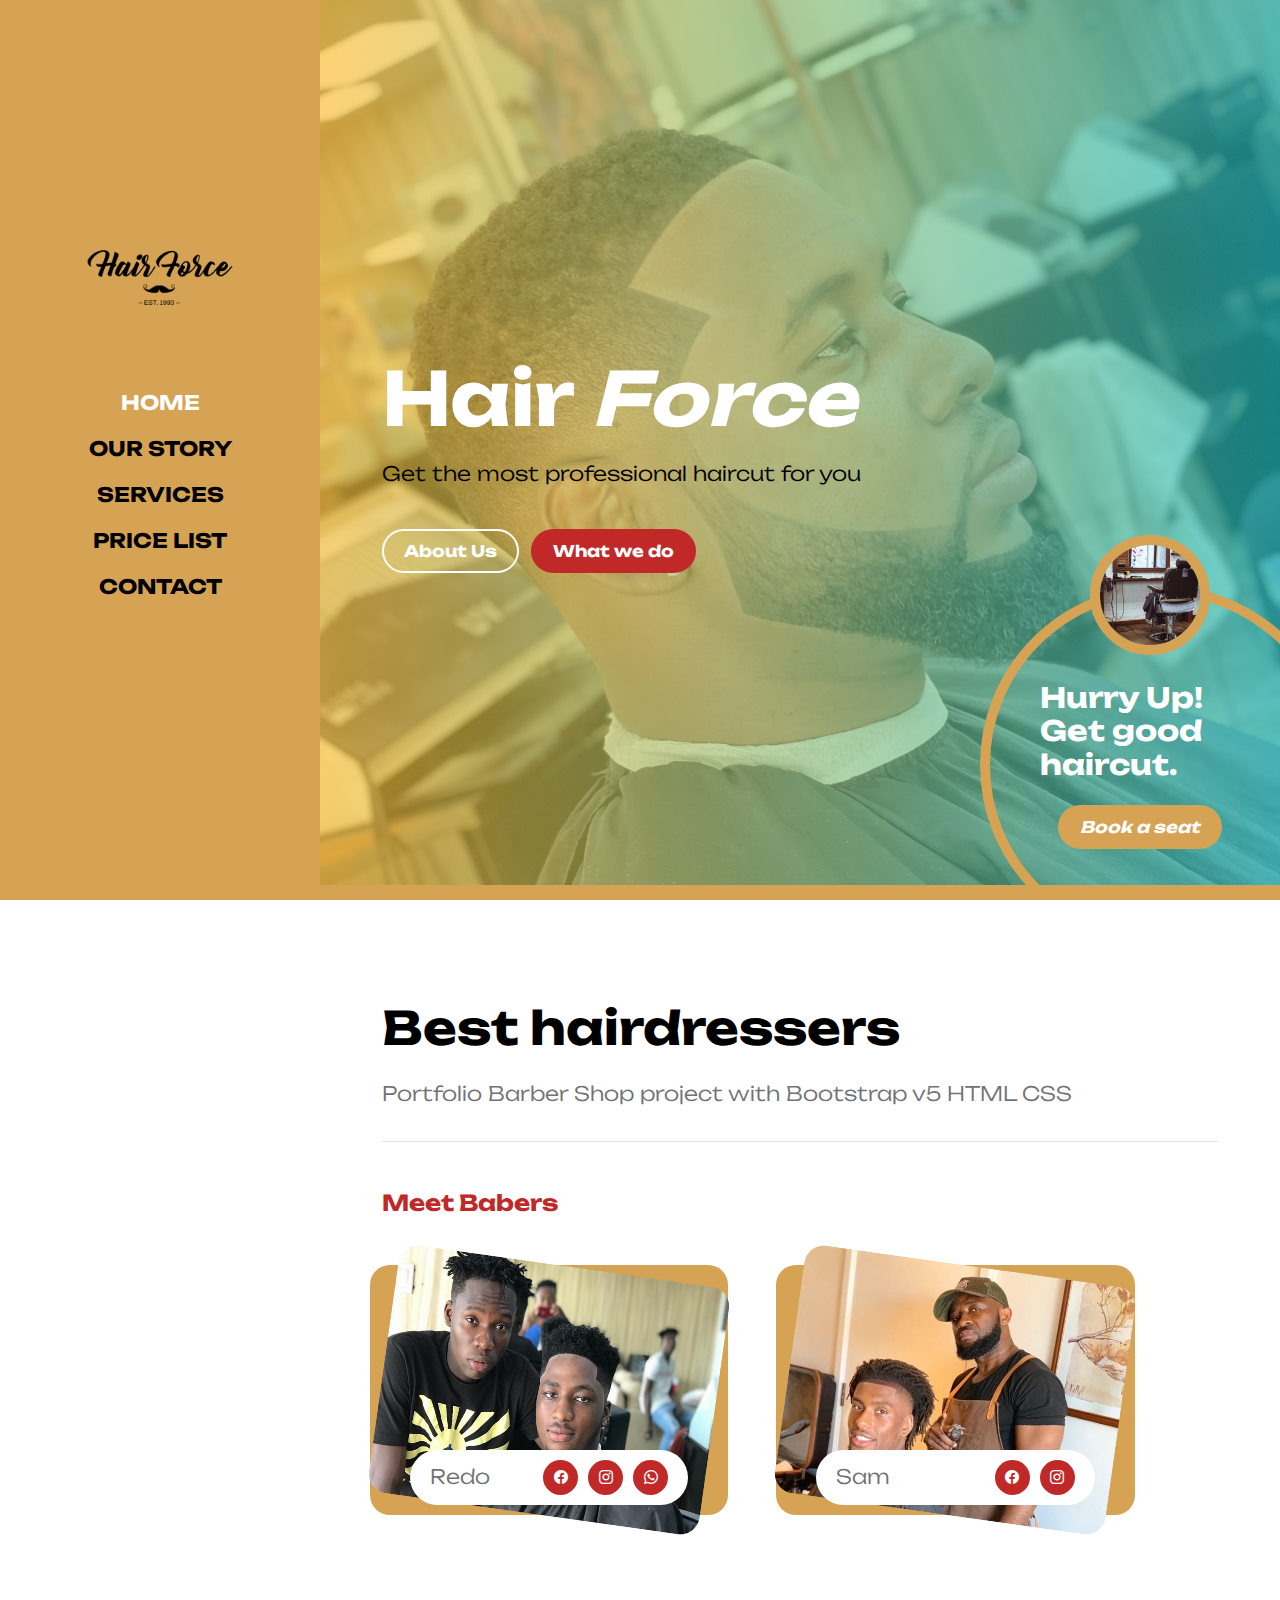
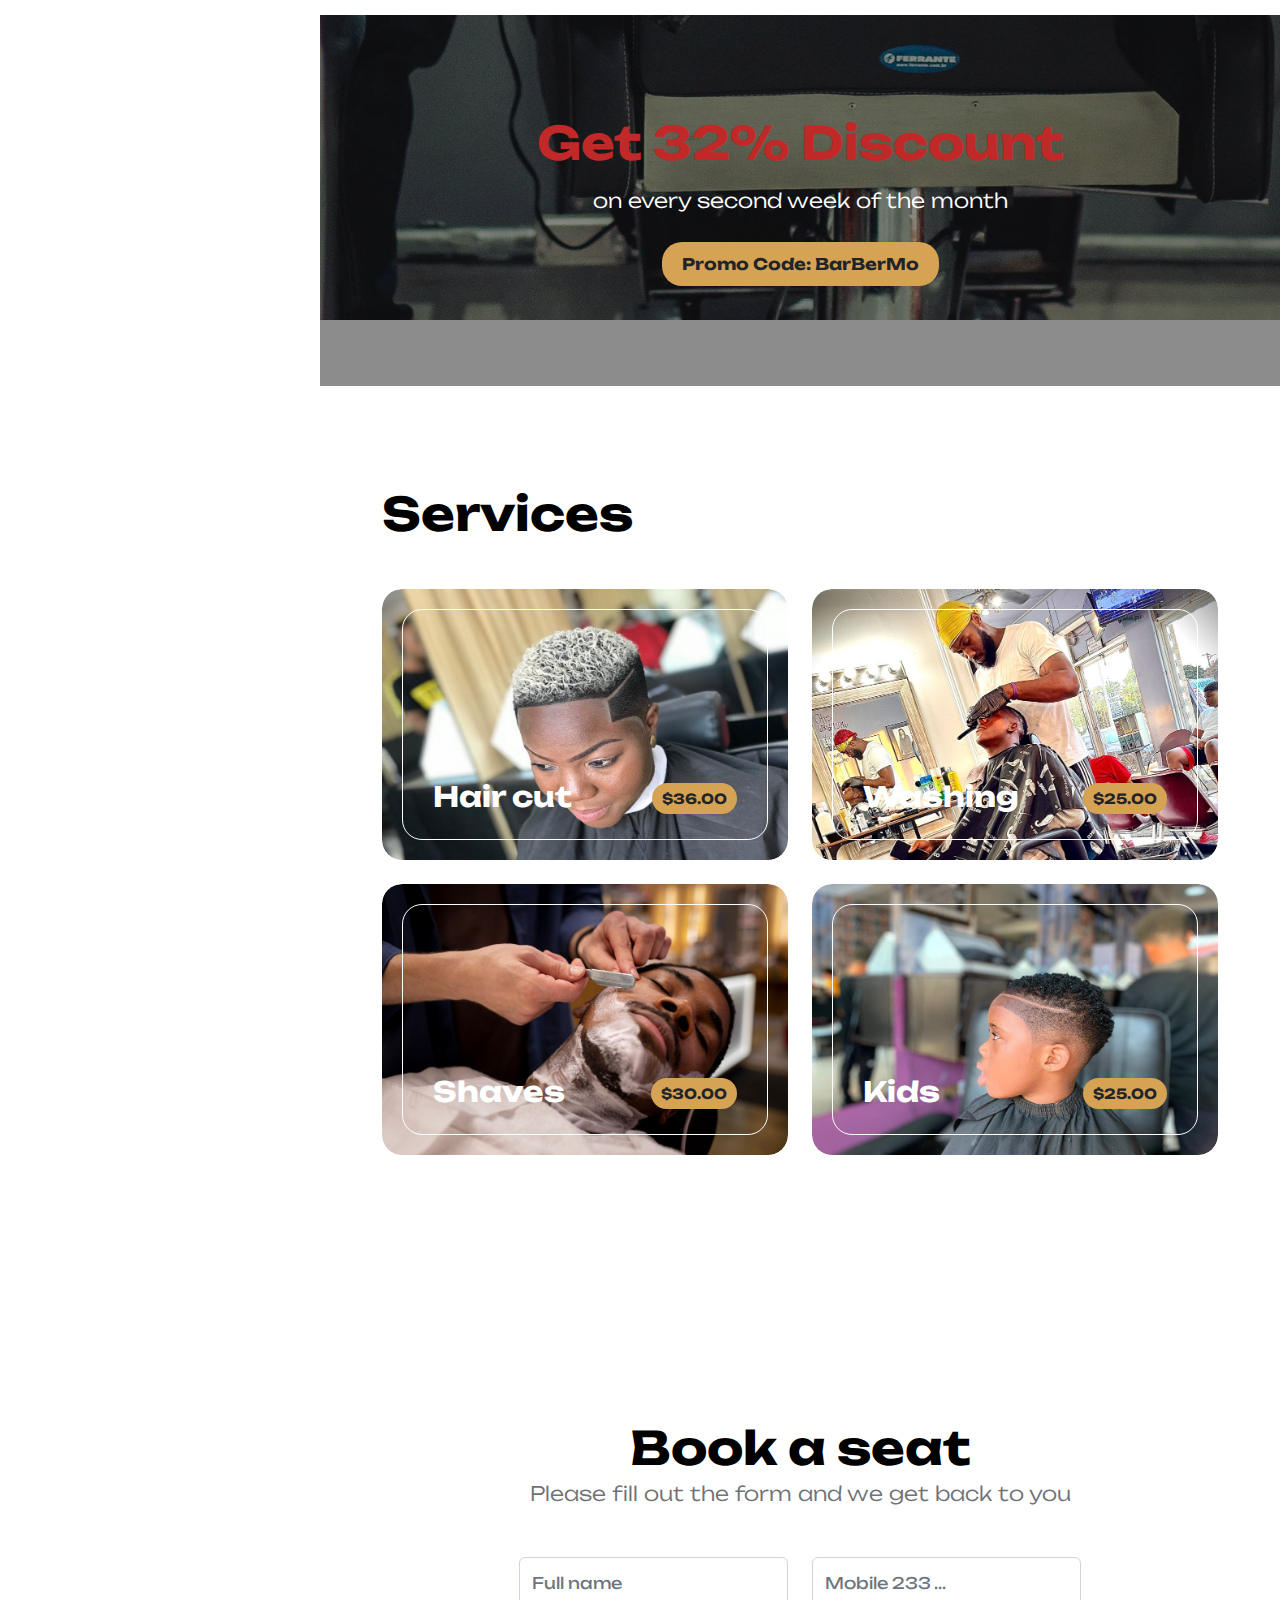
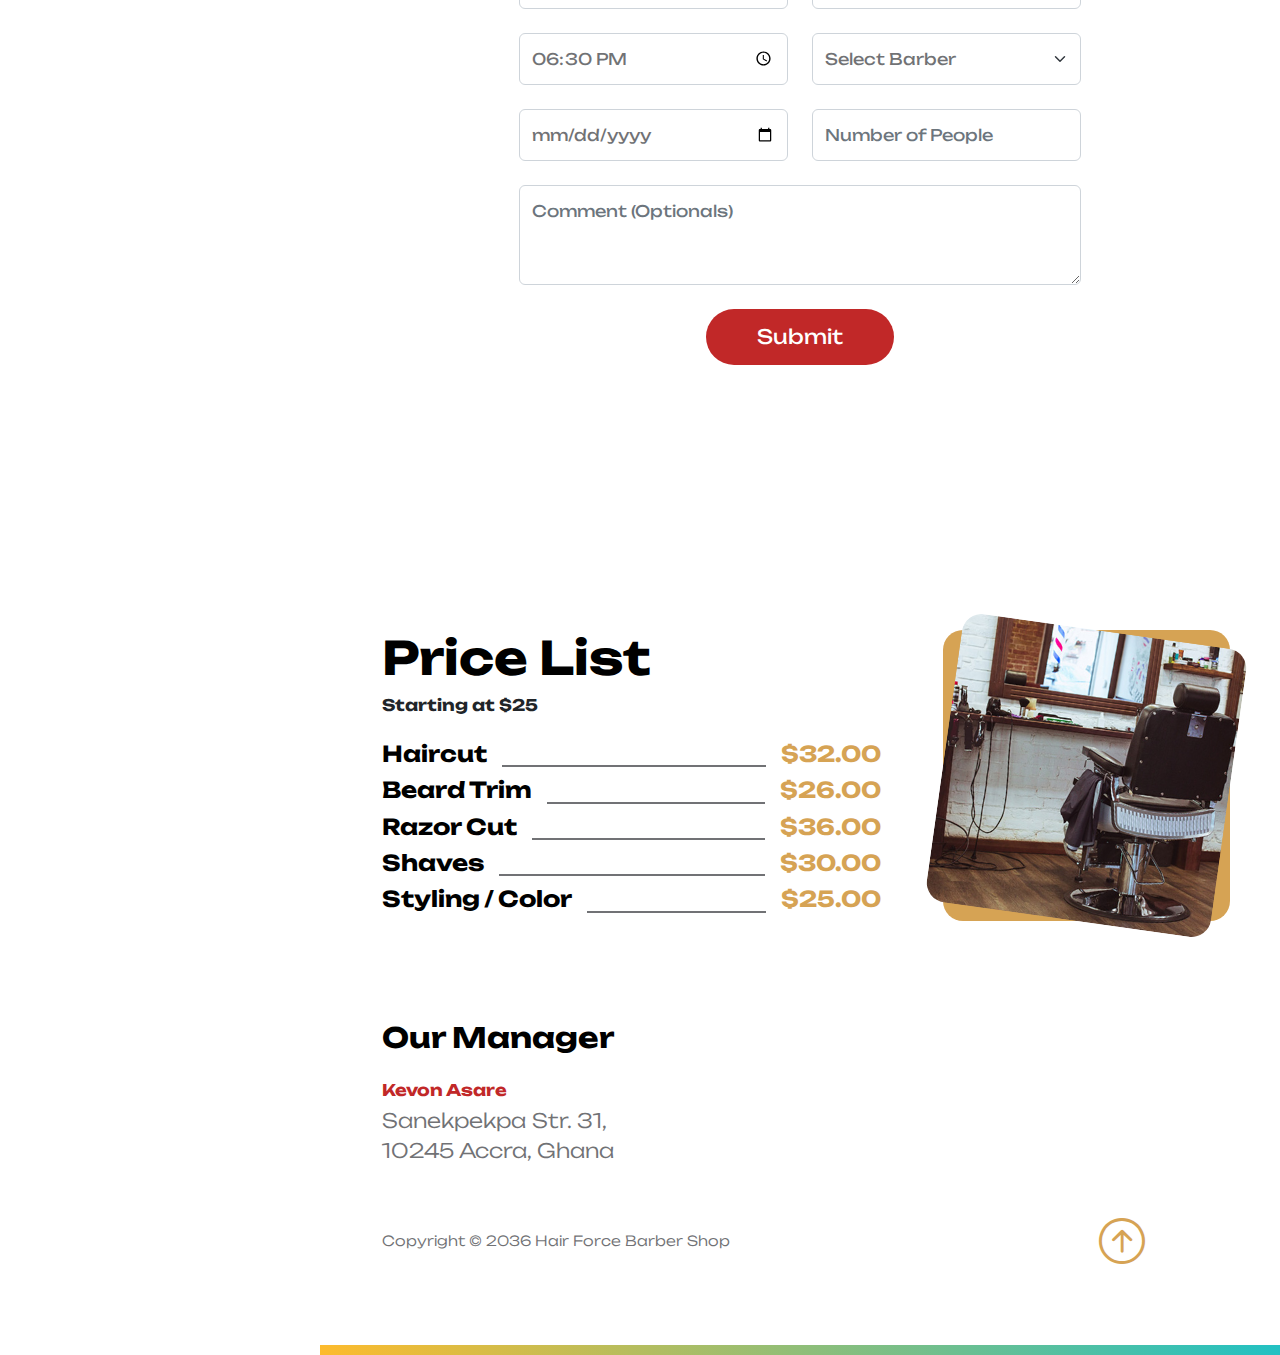
<file: landing/hairforce/index.html>
<!doctype html>
<html lang="en">
    <head>
        <meta charset="utf-8">
        <meta name="viewport" content="width=device-width, initial-scale=1">

        <meta name="description" content="">
        <meta name="author" content="">

        <title>Portfolio - Barber</title>

        <!-- CSS FILES -->        
        <link rel="preconnect" href="https://fonts.googleapis.com">
        
        <link rel="preconnect" href="https://fonts.gstatic.com" crossorigin>

        <link href="https://fonts.googleapis.com/css2?family=Unbounded:wght@300;500&display=swap" rel="stylesheet">

        <link href="css/bootstrap.min.css" rel="stylesheet">

        <link href="css/bootstrap-icons.css" rel="stylesheet">

        <link href="css/templatemo-barber-shop.css" rel="stylesheet">

    </head>
    
    <body>

        <div class="container-fluid">
            <div class="row">

                <button class="navbar-toggler d-md-none collapsed" type="button" data-bs-toggle="collapse" data-bs-target="#sidebarMenu" aria-controls="sidebarMenu" aria-expanded="false" aria-label="Toggle navigation">
                    <span class="navbar-toggler-icon"></span>
                </button>

                <nav id="sidebarMenu" class="col-md-4 col-lg-3 d-md-block sidebar collapse p-0">

                    <div class="position-sticky sidebar-sticky d-flex flex-column justify-content-center align-items-center">
                        <a class="navbar-brand" href="index.html">
                            <img src="images/templatemo-barber-logo.png" class="logo-image img-fluid" align="">
                        </a>

                        <ul class="nav flex-column">
                            <li class="nav-item">
                                <a class="nav-link click-scroll" href="#section_1">Home</a>
                            </li>

                            <li class="nav-item">
                                <a class="nav-link click-scroll" href="#section_2">Our Story</a>
                            </li>

                            <li class="nav-item">
                                <a class="nav-link click-scroll" href="#section_3">Services</a>
                            </li>

                            <li class="nav-item">
                                <a class="nav-link click-scroll" href="#section_4">Price List</a>
                            </li>

                            <li class="nav-item">
                                <a class="nav-link click-scroll" href="#section_5">Contact</a>
                            </li>
                        </ul>
                    </div>
                </nav>
                
                <div class="col-md-8 ms-sm-auto col-lg-9 p-0">
                    <section class="hero-section d-flex justify-content-center align-items-center" id="section_1">

                            <div class="container">
                                <div class="row">

                                    <div class="col-lg-8 col-12">
                                        <h1 class="text-white mb-lg-3 mb-4"><strong>Hair <em>Force</em></strong></h1>
                                        <p class="text-black">Get the most professional haircut for you</p>
                                        <br>
                                        <a class="btn custom-btn custom-border-btn custom-btn-bg-white smoothscroll me-2 mb-2" href="#section_2">About Us</a>

                                        <a class="btn custom-btn smoothscroll mb-2" href="#section_3">What we do</a>
                                    </div>
                                </div>
                            </div>

                            <div class="custom-block d-lg-flex flex-column justify-content-center align-items-center">
                                <img src="images/vintage-chair-barbershop.jpg" class="custom-block-image img-fluid" alt="">

                                <h4><strong class="text-white">Hurry Up! Get good haircut.</strong></h4>

                                <a href="#booking-section" class="smoothscroll btn custom-btn custom-btn-italic mt-3">Book a seat</a>
                            </div>
                    </section>


                    <section class="about-section section-padding" id="section_2">
                        <div class="container">
                            <div class="row">

                                <div class="col-lg-12 col-12 mx-auto">
                                    <h2 class="mb-4">Best hairdressers</h2>

                                    <div class="border-bottom pb-3 mb-5">
                                        <p>Portfolio Barber Shop project with Bootstrap v5 HTML CSS </p>
                                    </div>
                                </div>

                                    <h6 class="mb-5">Meet Babers</h6>

                                        <div class="col-lg-5 col-12 custom-block-bg-overlay-wrap me-lg-5 mb-5 mb-lg-0">
                                            <img src="images/barber/barbertwo.png" class="custom-block-bg-overlay-image img-fluid" alt="">

                                            <div class="team-info d-flex align-items-center flex-wrap">
                                                <p class="mb-0">Redo</p>

                                                <ul class="social-icon ms-auto">
                                                    <li class="social-icon-item">
                                                        <a href="#" class="social-icon-link bi-facebook">
                                                        </a>
                                                    </li>

                                                    <li class="social-icon-item">
                                                        <a href="#" class="social-icon-link bi-instagram">
                                                        </a>
                                                    </li>

                                                    <li class="social-icon-item">
                                                        <a href="#" class="social-icon-link bi-whatsapp">
                                                        </a>
                                                    </li>
                                                </ul>
                                            </div>
                                        </div>

                                        <div class="col-lg-5 col-12 custom-block-bg-overlay-wrap mt-4 mt-lg-0 mb-5 mb-lg-0">
                                            <img src="images/barber/barberone.jpeg" class="custom-block-bg-overlay-image img-fluid" alt="">

                                            <div class="team-info d-flex align-items-center flex-wrap">
                                                <p class="mb-0">Sam</p>

                                                <ul class="social-icon ms-auto">
                                                    <li class="social-icon-item">
                                                        <a href="#" class="social-icon-link bi-facebook">
                                                        </a>
                                                    </li>

                                                    <li class="social-icon-item">
                                                        <a href="#" class="social-icon-link bi-instagram">
                                                        </a>
                                                    </li>
                                                </ul>
                                            </div>
                                </div>

                            </div>
                        </div>
                    </section>

                    <section class="featured-section section-padding">
                        <div class="section-overlay"></div>

                        <div class="container">
                            <div class="row">

                                <div class="col-lg-10 col-12 mx-auto">
                                    <h2 class="mb-3">Get 32% Discount</h2>

                                    <p>on every second week of the month</p>

                                    <strong>Promo Code: BarBerMo</strong>
                                </div>

                            </div>
                        </div>
                    </section>


                    <section class="services-section section-padding" id="section_3">
                        <div class="container">
                            <div class="row">

                                <div class="col-lg-12 col-12">
                                    <h2 class="mb-5">Services</h2>
                                </div>

                                <div class="col-lg-6 col-12 mb-4">
                                    <div class="services-thumb">
                                        <img src="images/services/one.jpg" class="services-image img-fluid" alt="">

                                        <div class="services-info d-flex align-items-end">
                                            <h4 class="mb-0">Hair cut</h4>

                                            <strong class="services-thumb-price">$36.00</strong>
                                        </div>
                                    </div>
                                </div>

                                <div class="col-lg-6 col-12 mb-4">
                                    <div class="services-thumb">
                                        <img src="images/services/two.jpeg" class="services-image img-fluid" alt="">

                                        <div class="services-info d-flex align-items-end">
                                            <h4 class="mb-0">Washing</h4>

                                            <strong class="services-thumb-price">$25.00</strong>
                                        </div>
                                    </div>
                                </div>

                                <div class="col-lg-6 col-12 mb-4 mb-lg-0">
                                    <div class="services-thumb">
                                        <img src="images/services/hairdresser-grooming-client.jpg" class="services-image img-fluid" alt="">

                                        <div class="services-info d-flex align-items-end">
                                            <h4 class="mb-0">Shaves</h4>

                                            <strong class="services-thumb-price">$30.00</strong>
                                        </div>
                                    </div>
                                </div>

                                <div class="col-lg-6 col-12">
                                    <div class="services-thumb">
                                        <img src="images/services/four.jpg" class="services-image img-fluid" alt="">

                                        <div class="services-info d-flex align-items-end">
                                            <h4 class="mb-0">Kids</h4>

                                            <strong class="services-thumb-price">$25.00</strong>
                                        </div>
                                    </div>
                                </div>

                            </div>
                        </div>
                    </section>

                    <section class="booking-section section-padding" id="booking-section">
                    <div class="container">
                        <div class="row">

                            <div class="col-lg-10 col-12 mx-auto">
                                <form action="#" method="post" class="custom-form booking-form" id="bb-booking-form" role="form">
                                    <div class="text-center mb-5">
                                        <h2 class="mb-1">Book a seat</h2>

                                        <p>Please fill out the form and we get back to you</p>
                                    </div>

                                    <div class="booking-form-body">
                                        <div class="row">

                                            <div class="col-lg-6 col-12">
                                                <input type="text" name="bb-name" id="bb-name" class="form-control" placeholder="Full name" required>
                                            </div>

                                            <div class="col-lg-6 col-12">
                                                <input type="tel" class="form-control" name="bb-phone" placeholder="Mobile 233 ..." pattern="[0-9]{3}-[0-9]{3}-[0-9]{4}" required="">
                                            </div>
                                        
                                            <div class="col-lg-6 col-12">
                                                <input class="form-control" type="time" name="bb-time" value="18:30" />
                                            </div>

                                            <div class="col-lg-6 col-12">
                                                <select class="form-select form-control" name="bb-branch" id="bb-branch" aria-label="Default select example">
                                                    <option selected="">Select Barber</option>
                                                    <option value="Grünberger">Ken</option>
                                                    <option value="Behrenstraße">Redo</option>
                                                    <option value="Weinbergsweg">Zigi</option>
                                                </select>

                                            </div>
                                            <div class="col-lg-6 col-12">
                                                <input type="date" name="bb-date" id="bb-date" class="form-control" placeholder="Date" required>
                                            </div>

                                            <div class="col-lg-6 col-12">
                                                <input type="number" name="bb-number" id="bb-number" class="form-control" placeholder="Number of People" required>
                                            </div>
                                        </div>

                                        <textarea name="bb-message" rows="3" class="form-control" id="bb-message" placeholder="Comment (Optionals)"></textarea>

                                        <div class="col-lg-4 col-md-10 col-8 mx-auto">
                                            <button type="submit" class="form-control">Submit</button>
                                        </div>
                                    </div>
                                </form>
                        </div>
                    </div>
                </section>


                    <section class="price-list-section section-padding" id="section_4">
                        <div class="container">
                            <div class="row">

                                <div class="col-lg-8 col-12">
                                    <div class="price-list-thumb-wrap">
                                        <div class="mb-4">
                                            <h2 class="mb-2">Price List</h2>

                                            <strong>Starting at $25</strong>
                                        </div>

                                        <div class="price-list-thumb">
                                            <h6 class="d-flex">
                                                Haircut
                                                <span class="price-list-thumb-divider"></span>

                                                <strong>$32.00</strong>
                                            </h6>
                                        </div>

                                        <div class="price-list-thumb">
                                            <h6 class="d-flex">
                                                Beard Trim
                                                <span class="price-list-thumb-divider"></span>

                                                <strong>$26.00</strong>
                                            </h6>
                                        </div>

                                        <div class="price-list-thumb">
                                            <h6 class="d-flex">
                                                Razor Cut
                                                <span class="price-list-thumb-divider"></span>

                                                <strong>$36.00</strong>
                                            </h6>
                                        </div>

                                        <div class="price-list-thumb">
                                            <h6 class="d-flex">
                                                Shaves
                                                <span class="price-list-thumb-divider"></span>

                                                <strong>$30.00</strong>
                                            </h6>
                                        </div>

                                        <div class="price-list-thumb">
                                            <h6 class="d-flex">
                                                Styling / Color
                                                <span class="price-list-thumb-divider"></span>

                                                <strong>$25.00</strong>
                                            </h6>
                                        </div>
                                    </div>
                                </div>

                                <div class="col-lg-4 col-12 custom-block-bg-overlay-wrap mt-5 mb-5 mb-lg-0 mt-lg-0 pt-3 pt-lg-0">
                                    <img src="images/vintage-chair-barbershop.jpg" class="custom-block-bg-overlay-image img-fluid" alt="">
                                </div>

                            </div>
                        </div>
                    </section>

                <footer class="site-footer">
                    <div class="container">
                        <div class="row">

                            <div class="col-lg-12 col-12">
                                <h4 class="site-footer-title mb-4">Our Manager</h4>
                            </div>

                            <div class="col-lg-4 col-md-6 col-11">
                                <div class="site-footer-thumb">
                                    <strong class="mb-1">Kevon Asare</strong>

                                    <p>Sanekpekpa Str. 31, 10245 Accra, Ghana</p>
                                </div>
                            </div>
                        </div>
                    </div>

                    <div class="site-footer-bottom">
                        <div class="container">
                            <div class="row align-items-center">

                                <div class="col-lg-8 col-12 mt-4">
                                    <p class="copyright-text mb-0">Copyright © 2036 Hair Force Barber Shop 
                                    </p>
                                </div>

                                <div class="col-lg-2 col-md-3 col-3 mt-lg-4 ms-auto">
                                    <a href="#section_1" class="back-top-icon smoothscroll" title="Back Top">
                                        <i class="bi-arrow-up-circle"></i>
                                    </a>
                                </div>

                            </div>
                        </div>
                    </div>
                </footer>
            </div>

        <!-- JAVASCRIPT FILES -->
        <script src="js/jquery.min.js"></script>
        <script src="js/bootstrap.min.js"></script>
        <script src="js/click-scroll.js"></script>
        <script src="js/custom.js"></script>

    </body>
</html>
</file>
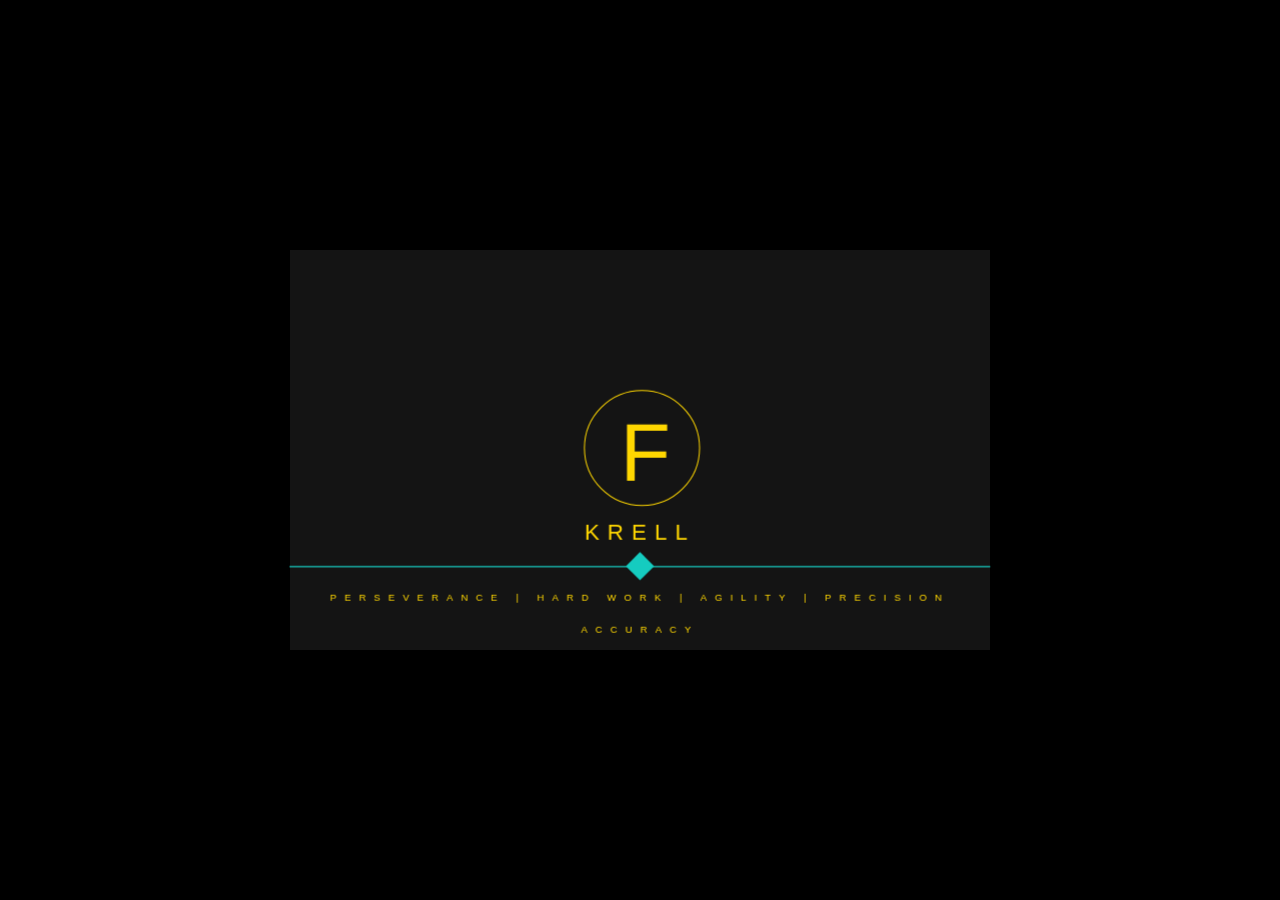
<file: card.html>
<!DOCTYPE html>
<html lang="en">
<head>
    <meta charset="UTF-8">
    <meta http-equiv="X-UA-Compatible" content="IE=edge">
    <meta name="viewport" content="width=device-width, initial-scale=1.0">
    <title>Card</title>
    <style>
        
      body{
          background-color: #000;
      }
.circle {
  position: absolute;
  top: 35%;
  left: 42%;
  border-radius: 50%;
  width: 94px !important;
  height: 94px !important;
  border: 1px solid #FFD700;
  color: #FFD700;  
  font: 82px Arial, sans-serif;
  padding: 10px;
  border: 1px solid #FFD700;
}

@import 'https://fonts.googleapis.com/css?family=Open+Sans|Roboto:300';



.container {
  perspective: 800px;
  /* Styling */  
  color: #FFD700;
  font-family: 'Open Sans', sans-serif;
  text-transform: uppercase;
  letter-spacing: 4px;
  
  /* Center it */
  position: absolute;
  top: 50%;
  left: 50%;
  transform: translate(-50%, -50%);
}
.card {
  /* Styling */
  width: 700px;
  height: 400px;
  background: rgb(20,20,20);
 
  /* Card flipping effects */
  transform-style: preserve-3d;
  transition: 0.6s; 
}
.side {
  position: absolute;
  width: 100%;
  height: 100%;
  backface-visibility: hidden;
  /* Fix Chrome rendering bug */
  transform: rotate(0deg) translateZ(1px);
}

/* Flip the card on hover */
.container:hover .card,
.back {
  transform: rotateY(-180deg) translateZ(1px);
}

/* Front styling */
.front {
  /* Center the name + outline (almost) */
  line-height: 390px; /* Height - some (because visual center is a little higher than actual center) */
  text-align: center;
}
.hipy{
    padding: 80px 40px;  
}
.hin{
    padding-left: 15px ; 
    padding-top: 5px ; 
}
.bar1 {
  padding: 8px 40px;  
  text-transform: uppercase;
  font-family: 'Roboto', sans-serif;
  font-size: 1.4em;
  font-weight: normal;
  letter-spacing: 8px;
  height: 300px;
}
.bar2 {
  border-top: 1px solid #19F6E8;
  padding: 15px 40px;  
  text-transform: uppercase;
  font-family: 'Roboto', sans-serif;
  font-size: 0.6em;
  font-weight: normal;
  line-height: 32px;
  letter-spacing: 8px;
  height: 100px;
}

/* Back styling */
.back {
  background: #15CCC0;
  padding: 10px;
}
.name {
  color: #FFD700;
  margin-bottom: 0;
}
p {
  margin: 0.8em 0;
}
.info {
  position: absolute;
  bottom: padding;
  left: padding;
  color: #3b3b3b;
}
.property {
  color: #fff;
}

/* Make semi-responsive */
@media (max-width:700px) {
  .card { transform: scale(.5); }
  .container:hover .card { transform: scale(.5) rotateY(-180deg) translateZ(1px); } 
}
.diamond-shape {
  position: absolute;
  left: 340px;
  top: 306px;
  background: #15CCC0;
  height: 20px;
  text-align: center;
  transform:rotate(45deg);
  width:20px;
}
    </style>
</head>
<body>
  
    
    <!-- The front is based on of my SVG link hover effect https://codepen.io/Zeaklous/pen/kyGqm -->

<div class="container">
    <div class="card">     
      <div class="front side">
          
        <div class="bar1">
            <div class="circle">
                <div class="hin">f</div>     
            </div>
            <div class="hipy">
                KRELL           
            </div>
        </div>
        
        <div class="bar2">
            <div class="diamond-shape"></div>
            Perseverance | Hard work | Agility | Precision  Accuracy</div>

      </div>  
      <div class="back side">
        <h3 class="name">Ohene Frederick Obuo</h3>
        <div>Front-end developer</div>      
        <div class="info">
          <p><span class="property">Email: </span>frederickohene007@gmail.com</p>
          <p><span class="property">Twitter: </span>@edphred</p>
          <p><span class="property">Phone: </span>(123) 456-7890</p>
          <p><span class="property">Website: </span>phred.com</p>
        </div>
      </div>     
    </div>
  </div>
   <!--Footer-->
  
</body>
</html>
</file>
<file: landing/hairforce/css/templatemo-barber-shop.css>
/*

TemplateMo 585 Barber Shop

https://templatemo.com/tm-585-barber-shop

*/


/*---------------------------------------
  CUSTOM PROPERTIES ( VARIABLES )             
-----------------------------------------*/
:root {
  --white-color:                  #ffffff;
  --primary-color:                #d6a354;
  --secondary-color:              #c12828;
  --section-bg-color:             #f0f8ff;
  --custom-btn-bg-color:          #c12828;
  --custom-btn-bg-hover-color:    #FDBB2D;
  --dark-color:                   #000000;
  --p-color:                      #717275;
  --border-color:                 #7fffd4;
  --link-hover-color:             #B22727;

  --body-font-family:             'Unbounded', cursive;

  --h1-font-size:                 74px;
  --h2-font-size:                 46px;
  --h3-font-size:                 32px;
  --h4-font-size:                 28px;
  --h5-font-size:                 24px;
  --h6-font-size:                 22px;
  --p-font-size:                  20px;
  --btn-font-size:                16px;
  --copyright-font-size:          14px;

  --border-radius-large:          100px;
  --border-radius-medium:         20px;
  --border-radius-small:          10px;

  --font-weight-thin:             200;
  --font-weight-light:            300;
  --font-weight-normal:           400;
  --font-weight-bold:             700;
}

body {
  background-color: var(--white-color);
  font-family: var(--body-font-family); 
}


/*---------------------------------------
  TYPOGRAPHY               
-----------------------------------------*/

h2,
h3,
h4,
h5,
h6 {
  color: var(--dark-color);
}

h1,
h2,
h3,
h4,
h5,
h6 {
  font-weight: var(--font-weight-bold);
}

h1 {
  font-size: var(--h1-font-size);
}

h2 {
  font-size: var(--h2-font-size);
}

h3 {
  font-size: var(--h3-font-size);
}

h4 {
  font-size: var(--h4-font-size);
}

h5 {
  font-size: var(--h5-font-size);
}

h6 {
  font-size: var(--h6-font-size);
}

p {
  color: var(--p-color);
  font-size: var(--p-font-size);
  font-weight: var(--font-weight-light);
}

ul li {
  color: var(--p-color);
  font-size: var(--p-font-size);
  font-weight: var(--font-weight-light);
}

a, 
button {
  touch-action: manipulation;
  transition: all 0.3s;
}

a {
  display: inline-block;
  color: var(--primary-color);
  text-decoration: none;
}

a:hover {
  color: var(--link-hover-color);
}

b,
strong {
  font-weight: var(--font-weight-bold);
}


/*---------------------------------------
  SECTION               
-----------------------------------------*/
.section-padding {
  padding: 100px 50px;
}

.section-bg {
  background-color: var(--section-bg-color);
}

.section-overlay {
  background-color: var(--dark-color);
  position: absolute;
  top: 0;
  left: 0;
  pointer-events: none;
  width: 100%;
  height: 100%;
  opacity: 0.45;
}

.section-overlay + .container {
  position: relative;
}

.back-top-icon {
  font-size: var(--h2-font-size);
}


/*---------------------------------------
  CUSTOM BLOCK BACKGROUND OVERLAY               
-----------------------------------------*/
.custom-block-bg-overlay-wrap {
  background: var(--primary-color);
  border-radius: var(--border-radius-medium);
  transition: all 0.3s ease;
}

.custom-block-bg-overlay-wrap:hover {
  background: linear-gradient(90deg, #FDBB2D 0%, #22C1C3 100%);
  transform: scale(1.05);
}

.custom-block-bg-overlay-image {
  border-radius: var(--border-radius-medium);
  display: block;
  margin: auto;
  height: 100%;
  object-fit: cover;
  transform: rotate(8deg);
}

.custom-block-bg-overlay-wrap:hover .team-info {
  bottom: 10px;
}


/*---------------------------------------
  CUSTOM BUTTON               
-----------------------------------------*/
.custom-btn {
  background: var(--custom-btn-bg-color);
  border: 2px solid transparent;
  border-radius: var(--border-radius-large);
  color: var(--white-color);
  font-size: var(--btn-font-size);
  font-weight: var(--font-weight-bold);
  line-height: normal;
  transition: all 0.3s;
  padding: 10px 20px;
}

.custom-btn:hover {
  background: var(--custom-btn-bg-hover-color);
  color: var(--white-color);
}

.custom-border-btn {
  background: transparent;
  border: 2px solid var(--custom-btn-bg-color);
  color: var(--custom-btn-bg-color);
}

.custom-btn-bg-white {
  border-color: var(--white-color);
  color: var(--white-color);
}

.custom-btn-italic {
  font-style: italic;
}


/*---------------------------------------
  NAVIGATION              
-----------------------------------------*/
.sidebar {
  background: var(--primary-color);
  background-repeat: no-repeat;
  background-size: cover;
  background-position: center;
  position: fixed;
  top: 0;
  bottom: 0;
  left: 0;
  z-index: 100;
  padding: 50px 0 0;
}

.sidebar-sticky {
  height: calc(100vh - 48px);
  overflow-x: hidden;
  overflow-y: auto;
  text-align: center;
  position: relative;
}

.navbar {
  background: transparent;
  z-index: 9;
}

.logo-image {
  width: 154px;
  height: auto;
  margin-bottom: 70px;
}

#sidebarMenu .nav-link {
  color: var(--dark-color);
  font-size: var(--p-font-size);
  font-weight: var(--font-weight-bold);
  text-transform: uppercase;
  position: relative;
}

#sidebarMenu .nav-link.active, 
#sidebarMenu .nav-link:hover {
  color: var(--white-color);
}

.navbar-toggler {
  background: var(--primary-color);
  border-radius: var(--border-radius-large);
  position: fixed;
  top: 0;
  bottom: 0;
  right: 0;
  z-index: 222;
  border: 0;
  padding: 0;
  cursor: pointer;
  margin: 25px;
  width: 55px;
  height: 55px;
  outline: none;
}

.navbar-toggler:focus {
  outline: none;
  box-shadow: none;
}

.navbar-toggler[aria-expanded="true"] .navbar-toggler-icon {
  background: transparent;
}

.navbar-toggler[aria-expanded="true"] .navbar-toggler-icon:before,
.navbar-toggler[aria-expanded="true"] .navbar-toggler-icon:after {
  transition: top 300ms 50ms ease, -webkit-transform 300ms 350ms ease;
  transition: top 300ms 50ms ease, transform 300ms 350ms ease;
  transition: top 300ms 50ms ease, transform 300ms 350ms ease, -webkit-transform 300ms 350ms ease;
  top: 0;
}

.navbar-toggler[aria-expanded="true"] .navbar-toggler-icon:before {
  transform: rotate(45deg);
}

.navbar-toggler[aria-expanded="true"] .navbar-toggler-icon:after {
  transform: rotate(-45deg);
}

.navbar-toggler .navbar-toggler-icon {
  background: var(--white-color);
  transition: background 10ms 300ms ease;
  display: block;
  margin: auto;
  width: 25px;
  height: 2px;
  position: relative;
}

.navbar-toggler .navbar-toggler-icon:before,
.navbar-toggler .navbar-toggler-icon:after {
  transition: top 300ms 350ms ease, -webkit-transform 300ms 50ms ease;
  transition: top 300ms 350ms ease, transform 300ms 50ms ease;
  transition: top 300ms 350ms ease, transform 300ms 50ms ease, -webkit-transform 300ms 50ms ease;
  position: absolute;
  right: 0;
  left: 0;
  background: var(--white-color);
  width: 25px;
  height: 2px;
  content: '';
}

.navbar-toggler .navbar-toggler-icon::before {
  top: -8px;
}

.navbar-toggler .navbar-toggler-icon::after {
  top: 8px;
}


/*---------------------------------------
  HERO        
-----------------------------------------*/
.hero-section {
  background-image: url('../images/client-doing-hair-cut-barber-shop-salon.jpeg');
  background-repeat: no-repeat;
  background-attachment: fixed;
  background-size: cover;
  background-position: center;
  position: relative;
  overflow: hidden;
  padding: 50px;
  padding-bottom: 0;
  min-height: 665px;
  border-bottom: 15px solid var(--primary-color);
}

@media screen and (min-width: 991px) {
  .hero-section {
    height: calc(100vh - 0px);
  }
}

.hero-section::after {
  content: "";
  background: linear-gradient(90deg, #FDBB2D 0%, #22C1C3 100%);
  position: absolute;
  top: 0;
  right: 0;
  bottom: 0;
  left: 0;
  opacity: 0.65;
}

.hero-section .container {
  position: relative;
  z-index: 2;
}

.custom-block {
  border: 10px solid var(--primary-color);
  border-radius: 100%;
  position: absolute;
  z-index: 2;
  bottom: -60px;
  right: -60px;
  padding: 50px 90px 50px 50px;
  width: 360px;
  height: 360px;
}

.custom-block .custom-btn {
  background: var(--primary-color);
}

.custom-block .custom-btn:hover {
  background: var(--secondary-color);
}

.custom-block-image {
  border: 10px solid var(--primary-color);
  border-radius: 100%;
  position: absolute;
  top: -60px;
  right: 20px;
  left: 0;
  width: 120px;
  height: 120px;
  margin: auto;
  object-fit: cover;
}


/*---------------------------------------
  ABOUT              
-----------------------------------------*/
.about-section h6 {
  color: var(--secondary-color);
}

.about-section .custom-block-bg-overlay-image {
  width: 100%;
  max-height: 250px;
}

.about-section .custom-block-bg-overlay-wrap {
  position: relative;
}

.team-info {
  background: var(--white-color);
  border-radius: var(--border-radius-large);
  position: absolute;
  bottom: 0;
  right: 0;
  left: 0;
  margin: 10px 40px;
  padding: 10px 17px 10px 20px;
  transition: all 0.3s ease;
}


/*---------------------------------------
  FEATURED               
-----------------------------------------*/
.featured-section {
  background-image: url('../images/barber-customer-giving-high-five.jpg');
  background-repeat: no-repeat;
  background-attachment: fixed;
  background-size: cover;
  position: relative;
  text-align: center;
}

.featured-section h2 {
  color: var(--secondary-color);
}

.featured-section p {
  color: var(--white-color);
}

.featured-section strong {
  background: var(--primary-color);
  border-radius: var(--border-radius-medium);
  display: inline-block;
  margin-top: 10px;
  padding: 10px 20px;
}


/*---------------------------------------
  SERVICES             
-----------------------------------------*/
.services-thumb {
  border-radius: var(--border-radius-medium);
  position: relative;
  overflow: hidden;
}

.services-thumb:hover .services-info {
  border-color: var(--primary-color);
  border-width: 5px;
}

.services-thumb:hover .services-image {
  transform: scale(1.05);
}

.services-image {
  border-radius: var(--border-radius-medium);
  display: block;
  margin: auto;
  transition: all 0.3s;
}

.services-thumb-price {
  background: var(--primary-color);
  border-radius: var(--border-radius-medium);
  font-size: var(--copyright-font-size);
  margin-left: auto;
  padding: 5px 10px;
}

.services-info {
  border-radius: var(--border-radius-medium);
  border: 1px solid var(--white-color);
  position: absolute;
  top: 0;
  bottom: 0;
  right: 0;
  left: 0;
  margin: 20px;
  padding: 25px 30px;
  transition: all 0.3s ease;
}

.services-info h4 {
  color: var(--white-color);
}


/*---------------------------------------
  PRICE LIST             
-----------------------------------------*/
.price-list-section {
  padding-top: 100px;
  padding-bottom: 100px;
}

.price-list-thumb-wrap {
  padding-right: 50px;
}

.price-list-thumb {
  margin-bottom: 10px;
}

.price-list-thumb:last-child {
  margin-bottom: 0;
}

.price-list-thumb h6 strong {
  color: var(--primary-color);
}

.price-list-thumb-divider {
  background: var(--p-color);
  flex: auto;
  height: 2px;
  margin: auto 15px 0;
}

.price-list-section .custom-block-bg-overlay-wrap {
  padding: 0;
}


/*---------------------------------------
  BOOKING               
-----------------------------------------*/
.booking-section {
  background-image: url('../images/vintage-chair-barbershop.jpg');
  background-repeat: no-repeat;
  background-attachment: fixed;
  background-size: cover;
  background-position: center;
}

.booking-form {
  background: var(--white-color);
  border-radius: var(--border-radius-medium);
  padding: 65px;
}


/*---------------------------------------
  CONTACT               
-----------------------------------------*/
.google-map {
  border-radius: var(--border-radius-medium);
  filter: hue-rotate(45deg);
}

.contact-block-wrap {
  background: var(--primary-color);
  border-radius: var(--border-radius-medium);
  padding: 0;
  min-height: 200px;
}

.contact-block {
  background: var(--secondary-color);
  border-radius: var(--border-radius-medium);
  transform: rotate(8deg);
  height: 100%;
  padding: 20px 40px;
}

.contact-block h6 {
  transform: rotate(-8deg);
}

.contact-block .custom-icon {
  background: var(--primary-color);
  border-radius: var(--border-radius-large);
  display: block;
  width: 50px;
  height: 50px;
  line-height: 50px;
  text-align: center;
  position: relative;
}

.contact-block strong {
  display: block;
  color: var(--white-color);
  text-transform: uppercase;
  margin-top: 20px;
  margin-bottom: 10px;
}


/*---------------------------------------
  CUSTOM FORM               
-----------------------------------------*/
.custom-form .form-control {
  color: var(--p-color);
  margin-bottom: 24px;
  padding-top: 13px;
  padding-bottom: 13px;
  outline: none;
  transition: all 0.3s;
}

.custom-form .form-control:hover,
.custom-form .form-control:focus {
  background: var(--section-bg-color);
  border-color: transparent;
}

.custom-form button[type="submit"] {
  background: var(--custom-btn-bg-color);
  border: none;
  border-radius: var(--border-radius-large);
  color: var(--white-color);
  font-size: var(--p-font-size);
  font-weight: var(--font-weight-medium);
  transition: all 0.3s;
  margin-bottom: 0;
}

.custom-form button[type="submit"]:hover,
.custom-form button[type="submit"]:focus {
  background: var(--custom-btn-bg-hover-color);
  border-color: transparent;
}


/*---------------------------------------
  SITE FOOTER              
-----------------------------------------*/
.site-footer {
  position: relative;
  padding: 80px 50px;
  padding-top: 0;
}

.site-footer::after {
  content: "";
  background: linear-gradient(90deg, #FDBB2D 0%, #22C1C3 100%);
  position: absolute;
  right: 0;
  bottom: 0;
  left: 0;
  width: 100%;
  height: 10px;
}

.site-footer-links {
  padding-left: 0;
}

.site-footer-link-item {
  list-style: none;
  display: inline-block;
  margin-right: 15px;
}

.site-footer strong {
  display: block;
  color: var(--secondary-color);
}

.copyright-text {
  font-size: var(--copyright-font-size);
}


/*---------------------------------------
  SOCIAL ICON               
-----------------------------------------*/
.social-icon {
  margin: 0;
  padding: 0;
}

.social-icon-item {
  list-style: none;
  display: inline-block;
  vertical-align: top;
}

.social-icon-link {
  background: var(--secondary-color);
  border-radius: var(--border-radius-large);
  color: var(--white-color);
  font-size: var(--copyright-font-size);
  display: block;
  margin: 0 3px;
  text-align: center;
  width: 35px;
  height: 35px;
  line-height: 36px;
  transition: background 0.2s, color 0.2s;
}

.social-icon-link:hover {
  background: var(--primary-color);
  color: var(--white-color);
}

.social-icon-link span {
  display: block;
}


/*---------------------------------------
  RESPONSIVE STYLES               
-----------------------------------------*/
@media screen and (max-width: 1200px) {
  h1 {
    font-size: 62px;
  }
}

@media screen and (max-width: 991px) {
  h1 {
    font-size: 54px;
  }

  h2 {
    font-size: 36px;
  }

  h3 {
    font-size: 32px;
  }

  h4 {
    font-size: 28px;
  }

  h5 {
    font-size: 20px;
  }

  h6 {
    font-size: 18px;
  }

  .section-padding,
  .hero-section {
    padding: 50px 25px;
  }

  .custom-block {
    display: none;
  }
  
  .navbar {
    background-color: var(--dark-color);
  }

  .navbar-expand-lg .navbar-nav {
    padding-bottom: 30px;
  }

  .navbar-expand-lg .navbar-nav .nav-link {
    padding: 0;
  }

  .booking-form {
    padding: 45px;
  }
}

@media screen and (max-width: 767px) {
  .custom-btn {
    font-size: 14px;
    padding: 10px 20px;
  }
}

@media screen and (max-width: 480px) {
  h1 {
    font-size: 38px;
  }

  h2 {
    font-size: 28px;
  }

  h3 {
    font-size: 26px;
  }

  h4 {
    font-size: 22px;
  }

  h5 {
    font-size: 20px;
  }

  .services-info h4 {
    font-size: 20px;
  }

  .booking-form {
    padding: 35px;
  }
}
</file>
